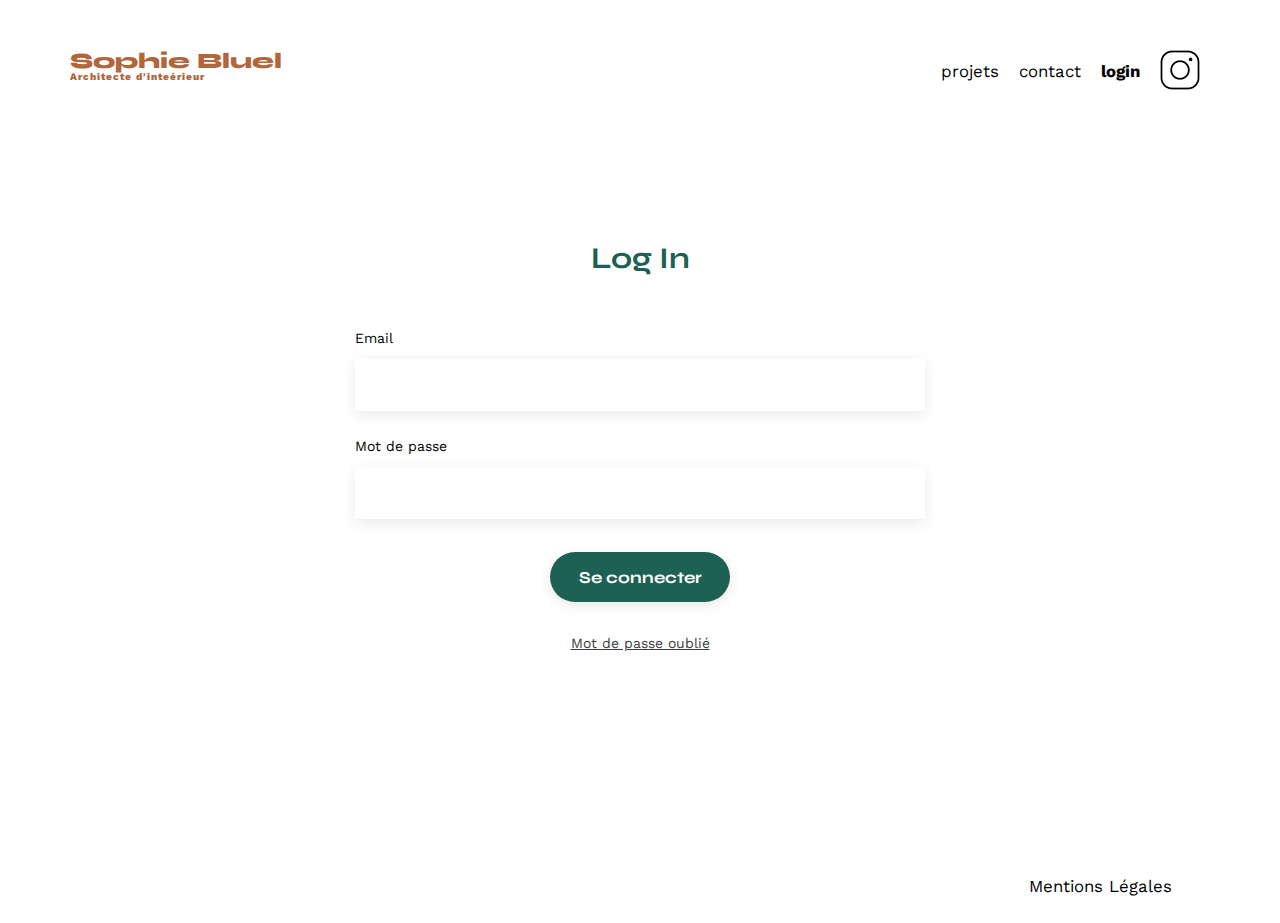
<file: login.html>
<!DOCTYPE html>
<html lang="fr">

<head>
    <meta charset="UTF-8">
    <title>Sophie Bluel - Architecte d'intérieur</title>
    <meta name="viewport" content="width=device-width, initial-scale=1.0">
    <link rel="preconnect" href="https://fonts.googleapis.com">
    <link rel="preconnect" href="https://fonts.gstatic.com" crossorigin>
    <link href="https://fonts.googleapis.com/css2?family=Syne:wght@700;800&family=Work+Sans&display=swap"
        rel="stylesheet">
    <meta name="description" content="">
    <link rel="stylesheet" href="./assets/style.css">
    <script src="login.js" defer></script>
</head>

<body>
    <header>
        <h1>Sophie Bluel <span>Architecte d'inteérieur</span></h1>
        <nav>
            <ul>
                <li><a href="index.html#projects">projets</a></li>
                <li><a href="index.html#contact"></a>contact</li>
                <li class="login">login</li>
                <li><img src="./assets/icons/instagram.png" alt="Instagram"></li>
            </ul>
        </nav>
    </header>
    <main class="mainlogin">
        <section id="contact">
            <h2>Log In</h2>
            <form action="#" method="post">
                <label for="email">Email</label>
                <input type="email" name="email" id="email">
                <label for="password">Mot de passe</label>
                <input type="paseword" name="password" id="password">
                <input type="submit" value="Se connecter">
            </form>
            <a href="#">Mot de passe oublié</a>
        </section>
    </main>
    <footer>
        <nav>
            <ul>
                <li>Mentions Légales</li>
            </ul>
        </nav>
    </footer>
</body>

</html>
</file>
<file: assets/style.css>
/* http://meyerweb.com/eric/tools/css/reset/
   v2.0 | 20110126
   License: none (public domain)
*/
html {
	overflow-x: hidden;
}

html, body, div, span, applet, object, iframe,
h1, h2, h3, h4, h5, h6, p, blockquote, pre,
a, abbr, acronym, address, big, cite, code,
del, dfn, em, img, ins, kbd, q, s, samp,
small, strike, strong, sub, sup, tt, var,
b, u, i, center,
dl, dt, dd, ol, ul, li,
fieldset, form, label, legend,
table, caption, tbody, tfoot, thead, tr, th, td,
article, aside, canvas, details, embed,
figure, figcaption, footer, header, hgroup,
menu, nav, output, ruby, section, summary,
time, mark, audio, video {
	margin: 0;
	padding: 0;
	border: 0;
	font-size: 100%;
	font: inherit;
	vertical-align: baseline;
}
/* HTML5 display-role reset for older browsers */
article, aside, details, figcaption, figure,
footer, header, hgroup, menu, nav, section {
	display: block;
}
body {
	line-height: 1;
}
ol, ul {
	list-style: none;
}
blockquote, q {
	quotes: none;
}
blockquote:before, blockquote:after,
q:before, q:after {
	content: '';
	content: none;
}
table {
	border-collapse: collapse;
	border-spacing: 0;
}
/** end reset css**/
body {
	max-width: 1140px;
	margin:auto;
	font-family: 'Work Sans' ;
	font-size: 14px;
}
header {
	display: flex;
	justify-content: space-between;
	margin: 50px 0
}
section {
	margin: 50px 0
}

h1{
	display: flex;
	flex-direction: column;
	font-family: 'Syne';
	font-size: 22px;
	font-weight: 800;
	color: #B1663C
}

h1 > span {
	font-family: 'Work Sans';
	font-size:10px;
	letter-spacing: 0.1em;
;
}

h2{
	font-family: 'Syne';
	font-weight: 700;
	font-size: 30px;
	color: #1D6154
}
nav ul {
	display: flex;
	align-items: center;
	list-style-type: none;

}
nav li {
	padding: 0 10px;
	font-size: 1.2em;
}

li:hover {
	color: #B1663C;
	cursor: pointer;
}
li a:hover {
	color: #B1663C;
}
#introduction {
	display: flex;
	align-items: center;
}
#introduction figure {
	flex: 1
}
#introduction img {
	display: block;
	margin: auto;
	width: 80%;
}

#introduction article {
	flex: 1
}
#introduction h2 {
	margin-bottom: 1em;
}

#introduction p {
	margin-bottom: 0.5em;
}
#portfolio h2 {
	text-align: center;
	margin-bottom: 1em;
}
.gallery {
	width: 100%;
	display: grid;
	grid-template-columns: 1fr 1fr 1fr;
	grid-column-gap: 20px;
	grid-row-gap: 20px;
}

.gallery img {
	width: 100%;

}
#contact {
	width: 50%;
	margin: auto;
}
#contact > * {
	text-align: center;

}
#contact h2{
	margin-bottom: 20px;
}
#contact form {
	text-align: left;
	margin-top:30px;
	display: flex;
	flex-direction: column;
}

#contact input {
	height: 50px;
	font-size: 1.2em;
	border: none;
	box-shadow: 0px 4px 14px rgba(0, 0, 0, 0.09);
}
#contact label {
	margin: 2em 0 1em 0;
}
#contact textarea {
	border: none;
	box-shadow: 0px 4px 14px rgba(0, 0, 0, 0.09);
}

input[type="submit"]{
	font-family: 'Syne';
	font-weight: 700;
	color: white;
	background-color: #1D6154;
	margin : 2em auto ;
	width: 180px;
	text-align: center;
	border-radius: 60px ;
}

footer nav ul {
	display: flex;
	justify-content: flex-end;
	margin: 2em
}

.login {
	font-weight: bold;
}

section a {
	display: flex;
	flex-direction: column;
	color: #3D3D3D;
}

section span {
	color: #3D3D3D;
	position: relative;
	left: 700px;
	bottom: 50px;
	cursor: pointer;
}
section figure span {
	left: 60px;
	top: 10px;
}
section article span {
	left: 0px;
	bottom: 235px;
}

nav li a {
	text-decoration: none;
	color: black;
}

.mainlogin {
	padding: 100px 0px 200px;
}

.btn_filtre {
	border: 1px solid #1D6154;
	border-radius: 60px;
	background: white;
	color: #1D6154;
	font-size: 16px;
	font-weight: 700;
	font-family: 'Syne';
	padding: 7px 2%;
	margin: 0px 1%;
}
.projects .active {
	background-color: #1D6154;
	color: white;
}

.projects {
	display: flex;
	flex-direction: row;
	justify-content: center;
	margin-bottom: 51px;
}

#modale {
	width: 100%;
	height: 100%;
	position: fixed;
	background-color: rgba(0, 0, 0, 0.5);
	z-index: 100;
	display: none;
	left: 0;
	top: 0;
	margin: 0;
}

.modulable {
	padding: 32px 36px;
	width: 630px;
	background-color: white;
	border-radius: 10px;
	display: flex;
	flex-direction: column;
	align-items: center;
	margin: 10% auto;
}
.modulable h2 {
	display: flex;
	justify-content: center;
	font-family: "Work Sans";
	color: black;
	padding-top: 60px;
}
.cross {
	position: absolute;
	cursor: pointer;
	left: 677px;
	top: 16px;
}
#arrow {
	cursor: pointer;
	bottom: 16px;
	left: -330px;
}

.modif {
	border-top: 2px solid #b3b3b3;
	width: 420px;
	display: flex;
	flex-direction: column;
	justify-content: center;
}
#modulGallery .list_works {
	padding: 46px 65px;
	display: grid;
	grid-template-columns: repeat(5, 1fr);
	gap: 10px;
}

.list_works div {
	position: relative;
}

.list_works div img {
	height: 104px;
	width: 100%;
}

.list_works .delete-work {
	position: absolute;
	top: 4px;
	right: 8px;
	left: 65px;
}
.list_works span {
	left: 0;
	bottom: 0;
}
.btn_supp {
	border: none;
	background-color: white;
	color: #D65353;
	font-family: "Syne";
	padding-bottom: 23px;
	font-weight: 400;
	cursor: pointer;
}
.btn_add {
	border-radius: 60px;
	font-size: 16px;
	font-weight: 700;
	font-family: 'Syne';
	padding: 7px 2%;
	margin: 38px 23%;
	cursor: pointer;
}
.grey {
	border: 1px solid #A7A7A7;
	background: #A7A7A7;
	color: white;
	cursor: default;
}
.green {
	border: 1px solid #1D6154;
	background: #1D6154;
	color: white;
}
.blue {
	background-color: #cbd6dc;
	border: 0px;
	color: #306685;
	margin: 10px;
	padding: 10px 33px;
	font-weight: 500;
	font-size: 14px;
}

.container_img {
	width: 420px;
	height: 169px;
	background: #e8f1f7;
	border-radius: 3px;
	display: flex;
	flex-direction: column;
	justify-content: center;
	align-items: center;
	margin: 36px;
}
.container_img span {
	cursor: auto;
	left: 0;
	bottom: 0;
}
.container_img input[type=file] {
	position: absolute;
	top: 262px;
	left: 275px;
	opacity: 0;
	font-size: 30px;
}

.display_form {
	display: flex;
	flex-direction: column;
}
.FT_size {
	font-size: 65px;
	color: #B9C5CC;
}
.titre {
	width: 420px;
	height: 50px;
	font-size: 1.2em;
	border: none;
	box-shadow: 0px 4px 14px rgba(0, 0, 0, 0.09);
	background-color: white;
	margin: 4% 0px;
}
.label {
	font-family: "Work Sans";
	font-weight: 500;
}
.edition {
	width: 100%;
	height: 59px;
	background-color: black;
	color: white;
	display: flex;
	justify-content: center;
	align-items: center;
	position: sticky;
	z-index: 200;
}
.btn_edition {
	border: #ffffff;
	background-color: #ffffff;
	color: black;
	border-radius: 60px;
	font-family: 'Work Sans';
	font-weight: 500;
	padding: 11px 23px;
	margin: 0px 21px;
	cursor: pointer;
}
#modulphoto {
	position: relative;
	bottom: 70px;
	z-index: 2;
}
#modulGallery {
	position: relative;
	bottom: 70px;
	z-index: 1;
}
#trash {
	border: 1px solid black;
	background-color: black;
	color: white;
	height: 20px;
	width: 20px;
	display: flex;
	justify-content: center;
	align-items: center;
}
#preview {
	width: 100%;
	height: 169px;
	position: absolute;
}
#preview img {
	width: 100%;
	height: 169px;
	object-fit: contain;
	position: absolute;
}
.alert {
	color: red;
	position: absolute;
}
</file>
